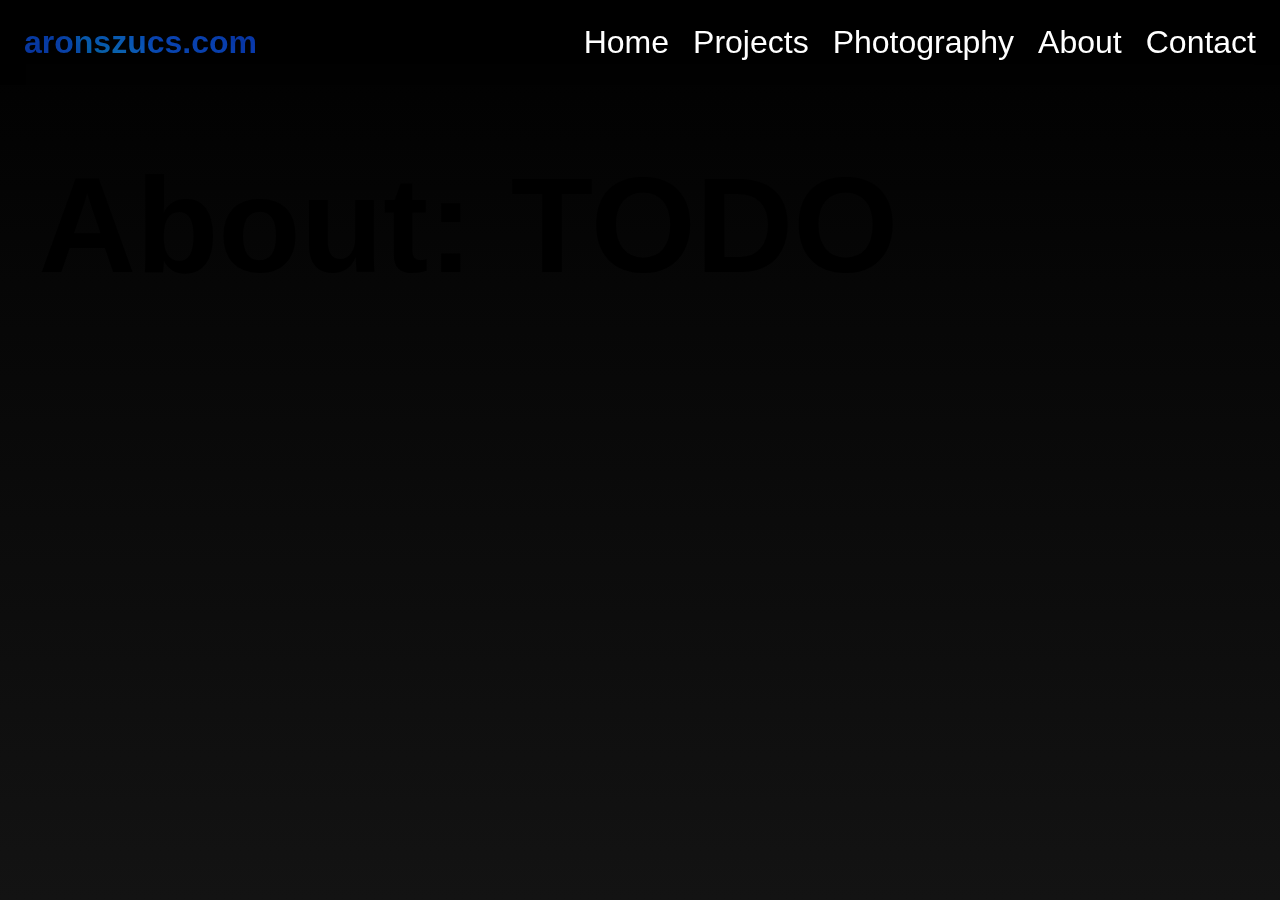
<file: About.html>
<!DOCTYPE html>
<html lang="en">
    <head>
        <meta charset="UTF-8">
        <meta name="viewport" content="width=device-width, initial-scale=1.0">
        <title>aronszucs.com</title>
        <link rel="stylesheet" href="styles.css">
    </head>
    <body>
        <nav class="navbar">
            <div class="logo">aronszucs.com</div>
            <div class="nav-links">
                <a href="index.html">Home</a>
                <a href="projects.html">Projects</a>
                <a href="photography.html">Photography</a>
                <a href="about.html">About</a>
                <a href="contact.html">Contact</a>
            </div>
            <img class = "menu-button" src="files/menu.svg" onclick=showSidebar()>
        </nav>
        <nav class="mobile-navbar">
            <img class = "close-button" src="files/close.svg" onclick=hideSidebar()>
            <a href="index.html">Home</a>
            <a href="projects.html">Projects</a>
            <a href="photography.html">Photography</a>
            <a href="about.html">About</a>
            <a href="contact.html">Contact</a>
        </nav>
        <div class="container">
            <h1 class = "phototext">About: TODO</h1>
        </div>
        <script src="script.js"></script>
    </body>
</html>
</file>
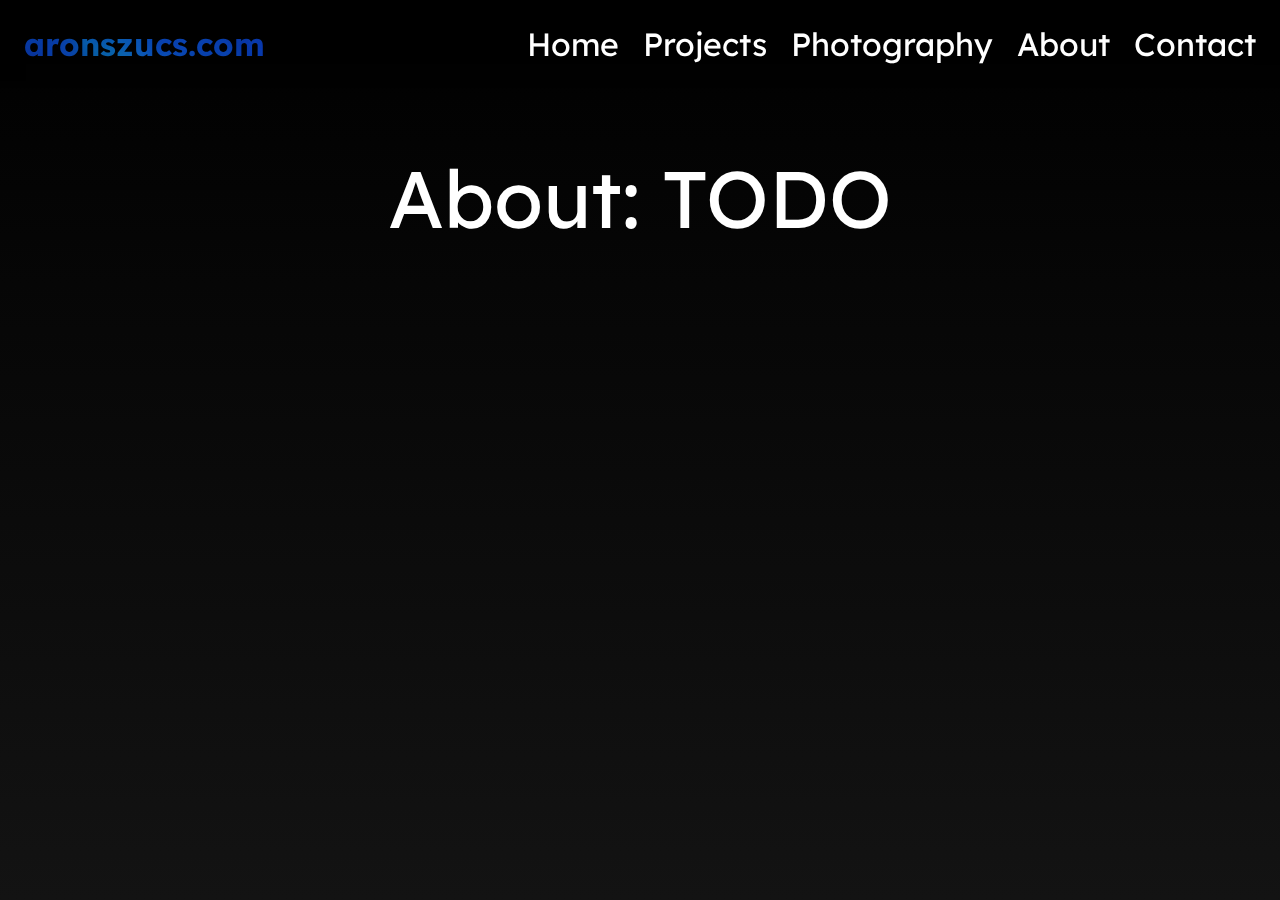
<file: about.html>
<!DOCTYPE html>
<html lang="en">
    <head>
        <meta charset="UTF-8">
        <meta name="viewport" content="width=device-width, initial-scale=1.0">
        <title>aronszucs.com</title>
        <link rel="stylesheet" href="styles.css">
        <link href="https://fonts.googleapis.com/css2?family=Lexend:wght@100..900&display=swap" rel="stylesheet">
    </head>
    <body>
        <nav class="navbar">
            <a class="logo "href="index.html">aronszucs.com</a>
            <div class="nav-links">
                <a href="index.html">Home</a>
                <a href="projects.html">Projects</a>
                <a href="photography.html">Photography</a>
                <a href="about.html">About</a>
                <a href="contact.html">Contact</a>
            </div>
            <img class = "menu-button" src="files/menu.svg" onclick=showSidebar()>
        </nav>
        <nav class="mobile-navbar">
            <img class = "close-button" src="files/close.svg" onclick=hideSidebar()>
            <a href="index.html">Home</a>
            <a href="projects.html">Projects</a>
            <a href="photography.html">Photography</a>
            <a href="about.html">About</a>
            <a href="contact.html">Contact</a>
        </nav>
        <div class="container">
            <h1 class = "top-text">About: TODO</h1>
        </div>
        <script src="script.js"></script>
    </body>
</html>
</file>
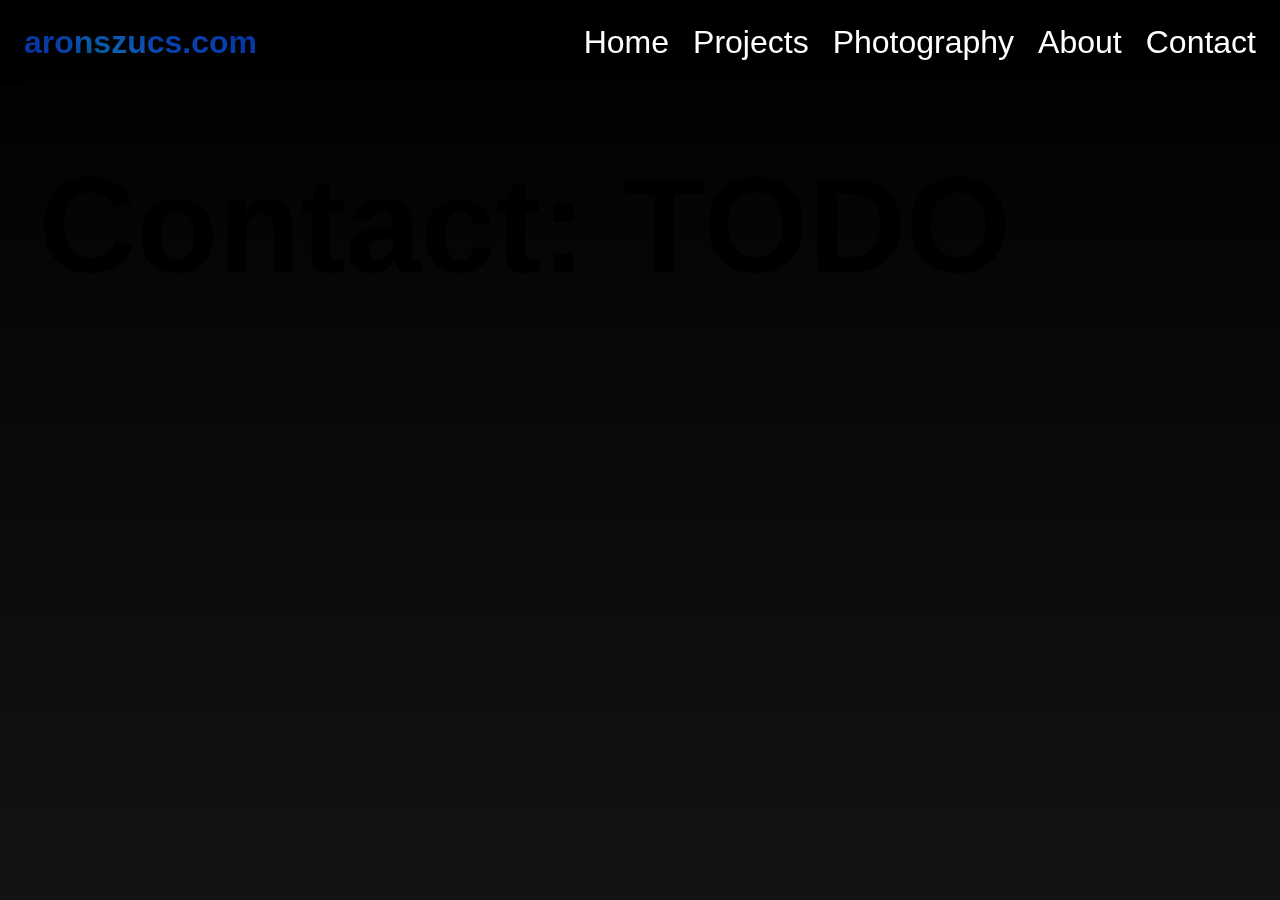
<file: Contact.html>
<!DOCTYPE html>
<html lang="en">
    <head>
        <meta charset="UTF-8">
        <meta name="viewport" content="width=device-width, initial-scale=1.0">
        <title>aronszucs.com</title>
        <link rel="stylesheet" href="styles.css">
    </head>
    <body>
        <nav class="navbar">
            <div class="logo">aronszucs.com</div>
            <div class="nav-links">
                <a href="index.html">Home</a>
                <a href="projects.html">Projects</a>
                <a href="photography.html">Photography</a>
                <a href="about.html">About</a>
                <a href="contact.html">Contact</a>
            </div>
            <img class = "menu-button" src="files/menu.svg" onclick=showSidebar()>
        </nav>
        <nav class="mobile-navbar">
            <img class = "close-button" src="files/close.svg" onclick=hideSidebar()>
            <a href="index.html">Home</a>
            <a href="projects.html">Projects</a>
            <a href="photography.html">Photography</a>
            <a href="about.html">About</a>
            <a href="contact.html">Contact</a>
        </nav>
        <div class="container">
            <h1 class = "phototext">Contact: TODO</h1>
        </div>
        <script src="script.js"></script>
    </body>
</html>
</file>
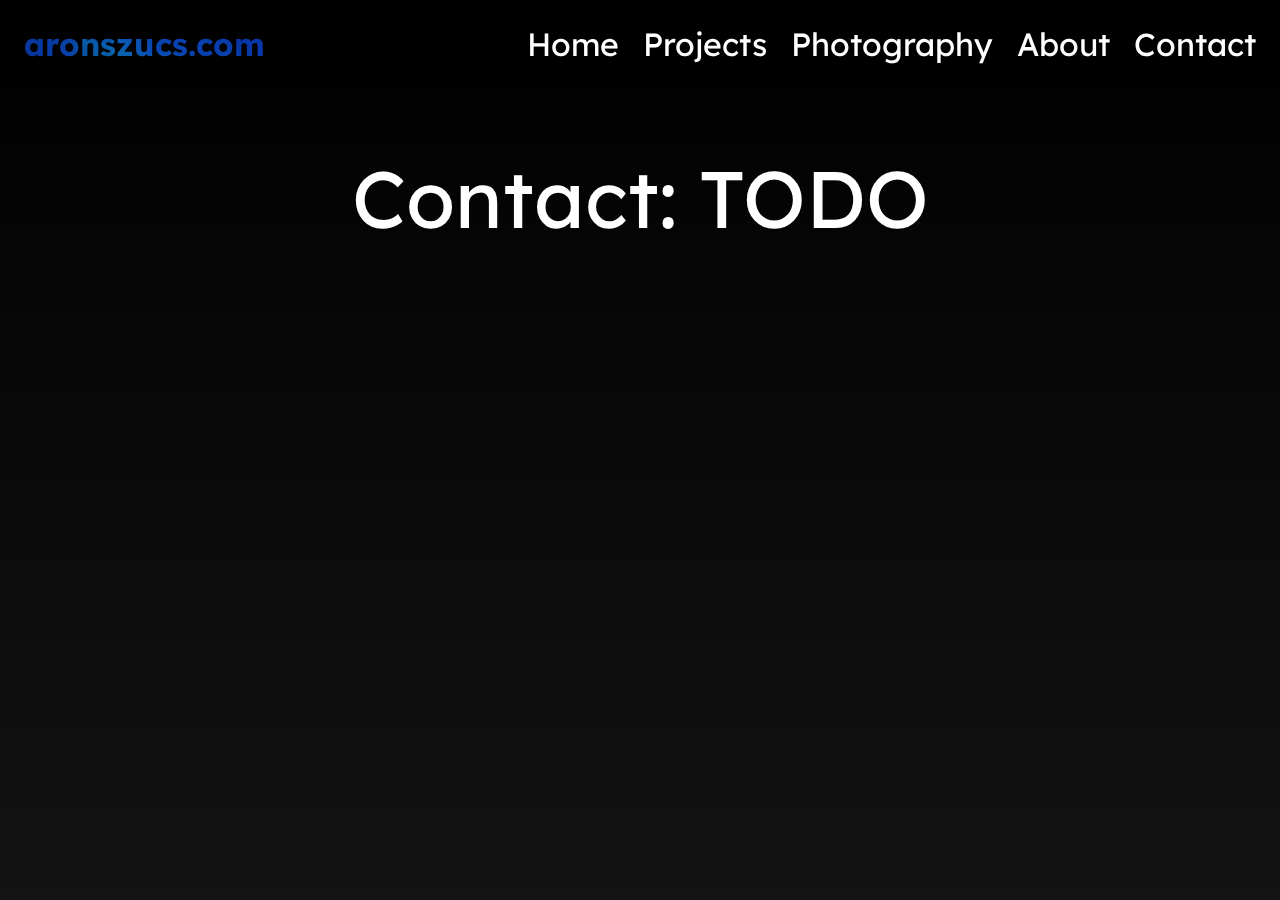
<file: contact.html>
<!DOCTYPE html>
<html lang="en">
    <head>
        <meta charset="UTF-8">
        <meta name="viewport" content="width=device-width, initial-scale=1.0">
        <title>aronszucs.com</title>
        <link rel="stylesheet" href="styles.css">
        <link href="https://fonts.googleapis.com/css2?family=Lexend:wght@100..900&display=swap" rel="stylesheet">
    </head>
    <body>
        <nav class="navbar">
            <a class="logo "href="index.html">aronszucs.com</a>
            <div class="nav-links">
                <a href="index.html">Home</a>
                <a href="projects.html">Projects</a>
                <a href="photography.html">Photography</a>
                <a href="about.html">About</a>
                <a href="contact.html">Contact</a>
            </div>
            <img class = "menu-button" src="files/menu.svg" onclick=showSidebar()>
        </nav>
        <nav class="mobile-navbar">
            <img class = "close-button" src="files/close.svg" onclick=hideSidebar()>
            <a href="index.html">Home</a>
            <a href="projects.html">Projects</a>
            <a href="photography.html">Photography</a>
            <a href="about.html">About</a>
            <a href="contact.html">Contact</a>
        </nav>
        <div class="container">
            <h1 class = "top-text">Contact: TODO</h1>
        </div>
        <script src="script.js"></script>
    </body>
</html>
</file>
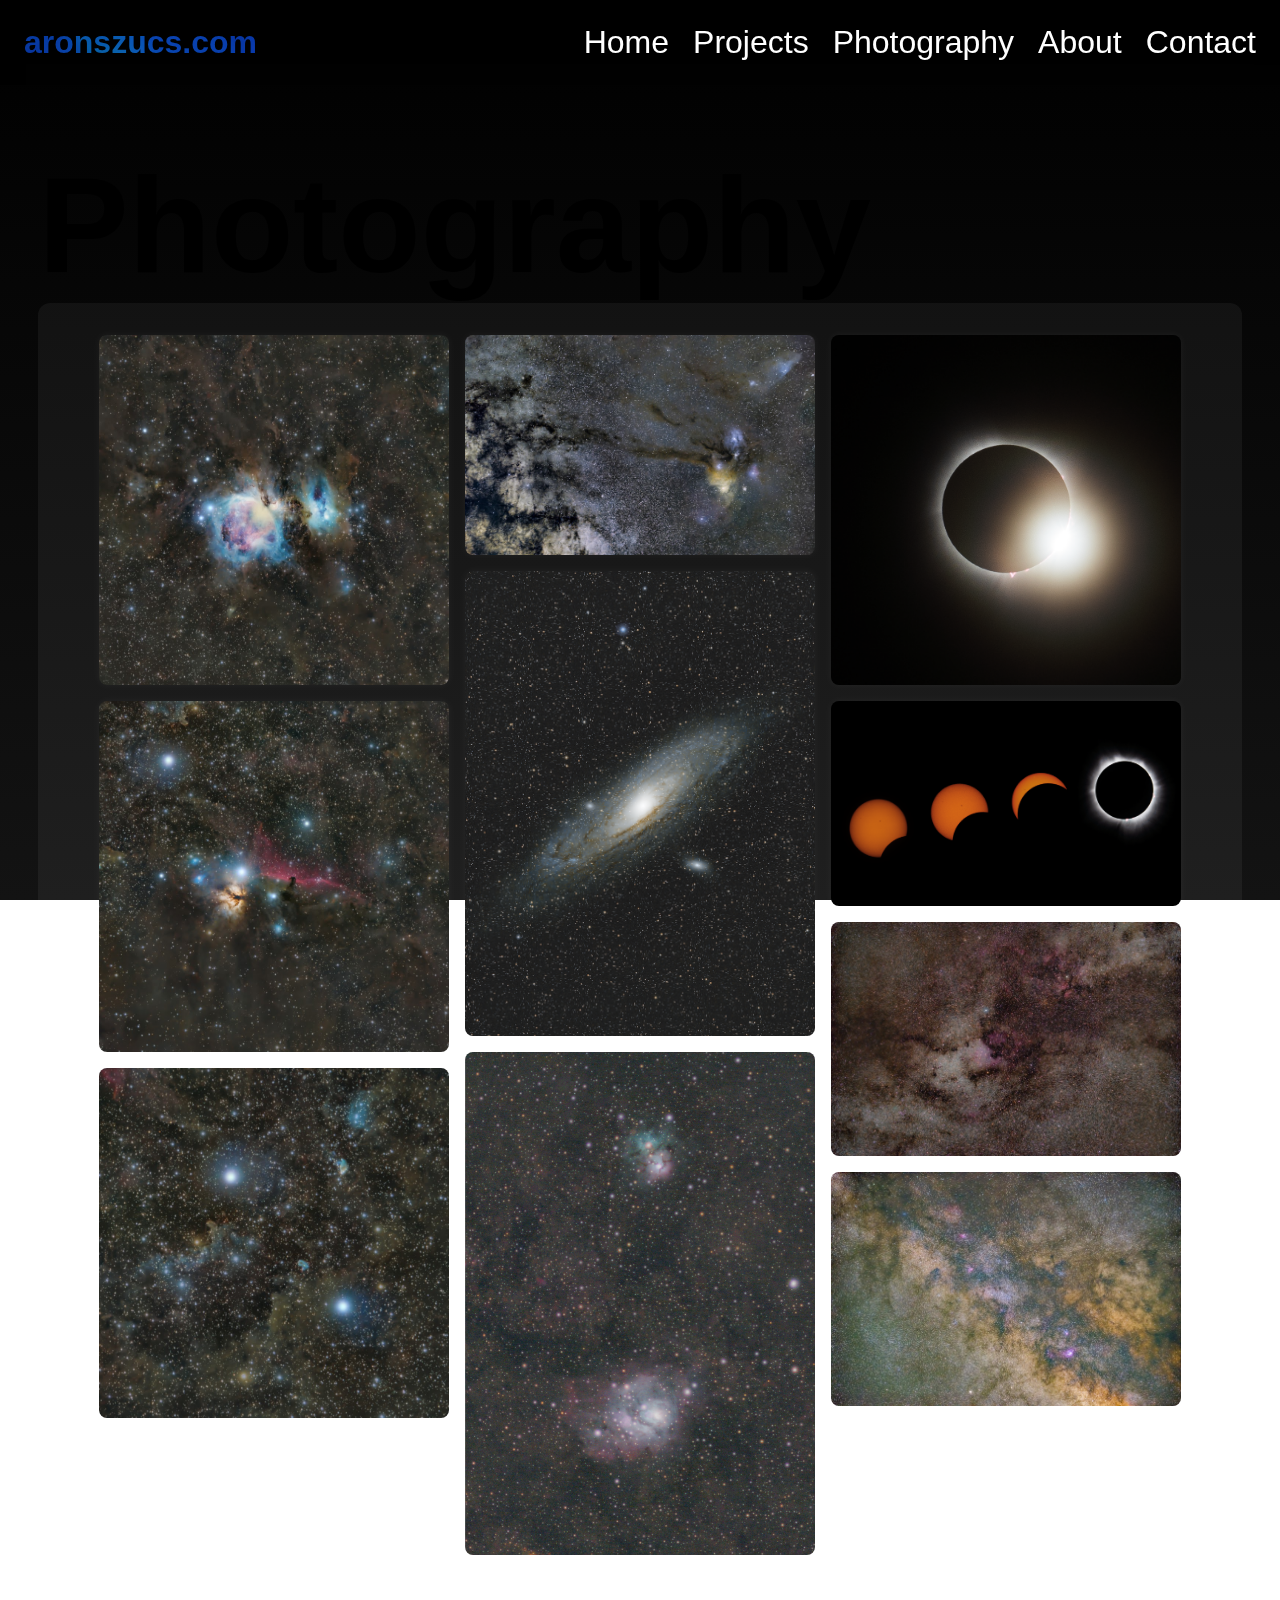
<file: Photography.html>
<!DOCTYPE html>
<html lang="en">
    <head>
        <meta charset="UTF-8">
        <meta name="viewport" content="width=device-width, initial-scale=1.0">
        <title>aronszucs.com</title>
        <link rel="stylesheet" href="styles.css">
    </head>
    <body>
        <nav class="navbar">
            <div class="logo">aronszucs.com</div>
            <div class="nav-links">
                <a href="index.html">Home</a>
                <a href="projects.html">Projects</a>
                <a href="photography.html">Photography</a>
                <a href="about.html">About</a>
                <a href="contact.html">Contact</a>
            </div>
            <img class = "menu-button" src="files/menu.svg" onclick=showSidebar()>
        </nav>
        <nav class="mobile-navbar">
            <img class = "close-button" src="files/close.svg" onclick=hideSidebar()>
            <a href="index.html">Home</a>
            <a href="projects.html">Projects</a>
            <a href="photography.html">Photography</a>
            <a href="about.html">About</a>
            <a href="contact.html">Contact</a>
        </nav>

        <div class="container">
            <h1 class = "phototext">Photography</h1>
            <div class="gallery">
                    <img src="photography/img1.jpg" alt="Photo 1">
                    <img src="photography/img2.jpg" alt="Photo 2">
                    <img src="photography/img3.jpg" alt="Photo 3">
                    <img src="photography/img4.jpg" alt="Photo 4">
                    <img src="photography/img5.png" alt="Photo 5">
                    <img src="photography/img6.png" alt="Photo 6">
                    <img src="photography/img7.png" alt="Photo 7">
                    <img src="photography/img8.png" alt="Photo 8">
                    <img src="photography/img9.jpg" alt="Photo 9">
                    <img src="photography/img10.jpg" alt="Photo 10">
            </div>
        </div>

        <script src="script.js"></script>
    </body>
</html>
</file>
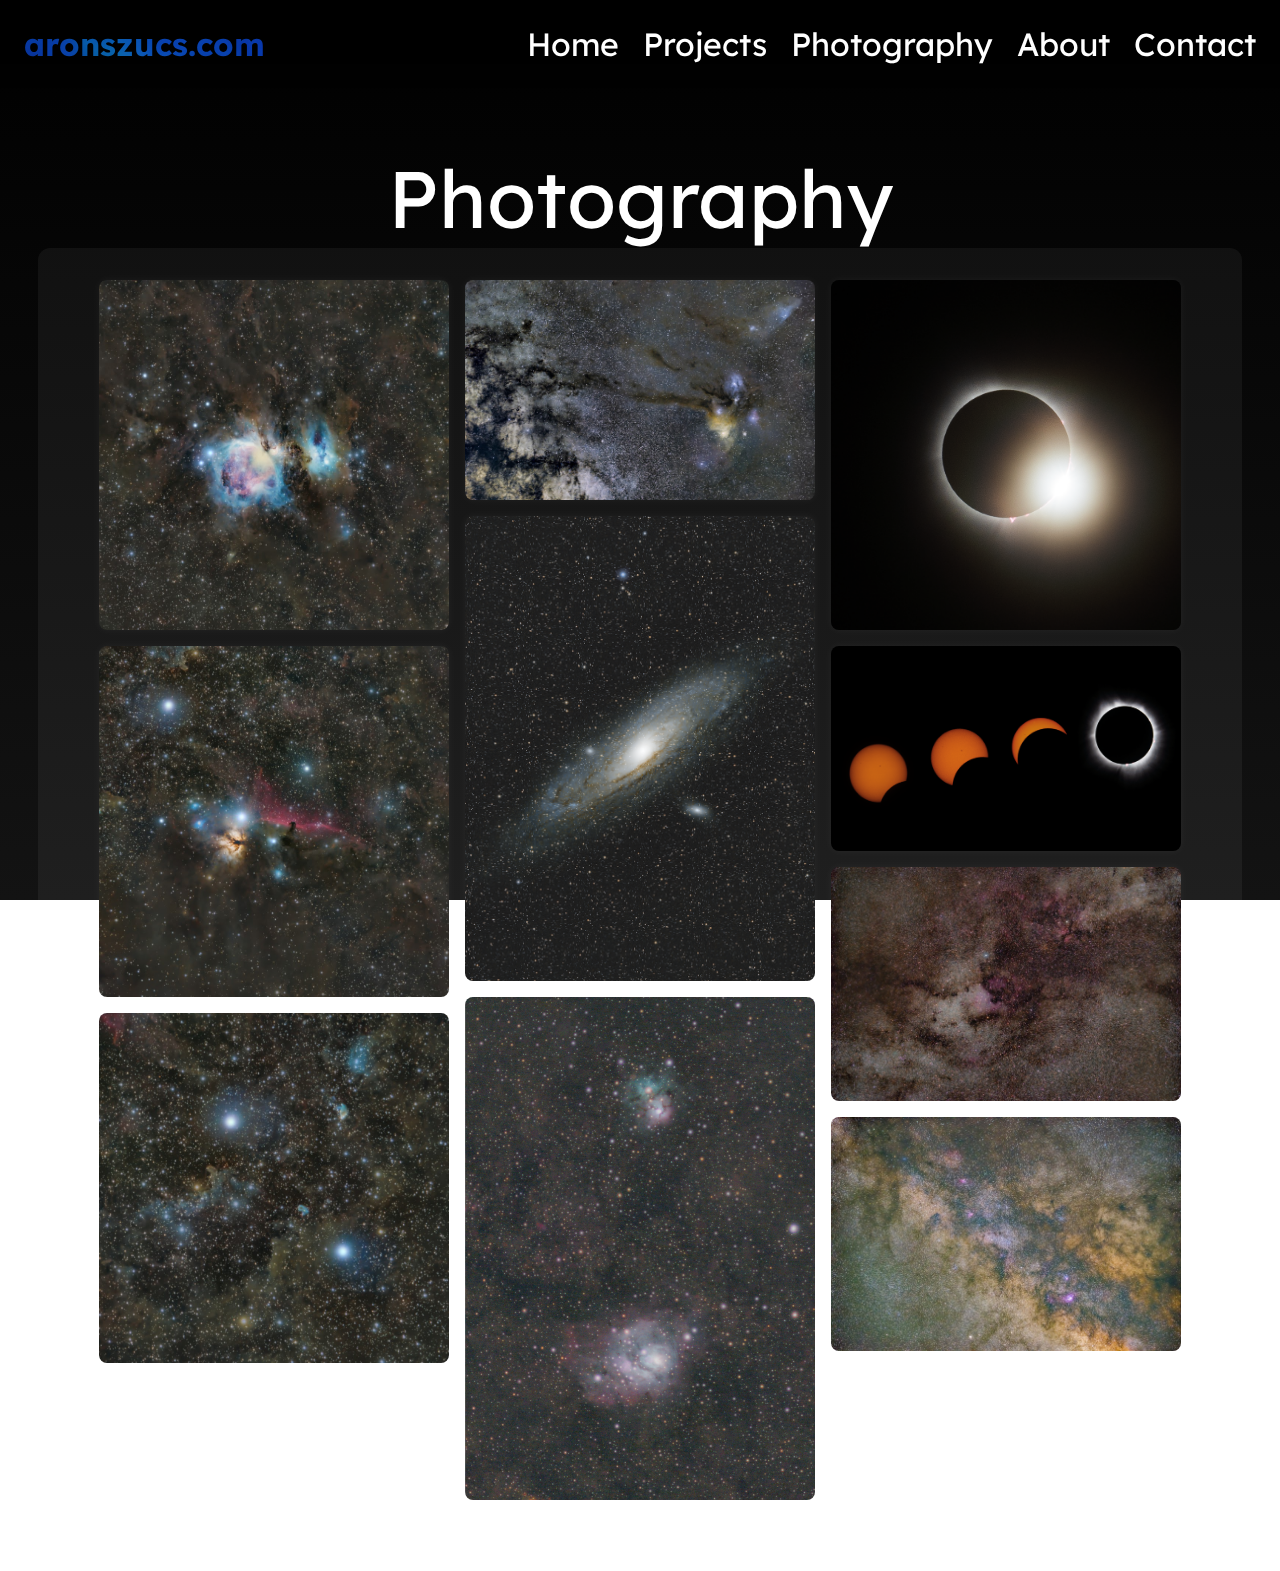
<file: photography.html>
<!DOCTYPE html>
<html lang="en">
    <head>
        <meta charset="UTF-8">
        <meta name="viewport" content="width=device-width, initial-scale=1.0">
        <title>aronszucs.com</title>
        <link rel="stylesheet" href="styles.css">
        <link href="https://fonts.googleapis.com/css2?family=Lexend:wght@100..900&display=swap" rel="stylesheet">
    </head>
    <body>
        <nav class="navbar">
            <a class="logo "href="index.html">aronszucs.com</a>
            <div class="nav-links">
                <a href="index.html">Home</a>
                <a href="projects.html">Projects</a>
                <a href="photography.html">Photography</a>
                <a href="about.html">About</a>
                <a href="contact.html">Contact</a>
            </div>
            <img class = "menu-button" src="files/menu.svg" onclick=showSidebar()>
        </nav>
        <nav class="mobile-navbar">
            <img class = "close-button" src="files/close.svg" onclick=hideSidebar()>
            <a href="index.html">Home</a>
            <a href="projects.html">Projects</a>
            <a href="photography.html">Photography</a>
            <a href="about.html">About</a>
            <a href="contact.html">Contact</a>
        </nav>

        <div class="container">
            <h1 class = "top-text">Photography</h1>
            <div class="gallery">
                    <img src="photography/img1.jpg" alt="Photo 1">
                    <img src="photography/img2.jpg" alt="Photo 2">
                    <img src="photography/img3.jpg" alt="Photo 3">
                    <img src="photography/img4.jpg" alt="Photo 4">
                    <img src="photography/img5.png" alt="Photo 5">
                    <img src="photography/img6.png" alt="Photo 6">
                    <img src="photography/img7.png" alt="Photo 7">
                    <img src="photography/img8.png" alt="Photo 8">
                    <img src="photography/img9.jpg" alt="Photo 9">
                    <img src="photography/img10.jpg" alt="Photo 10">
            </div>
        </div>

        <script src="script.js"></script>
    </body>
</html>
</file>
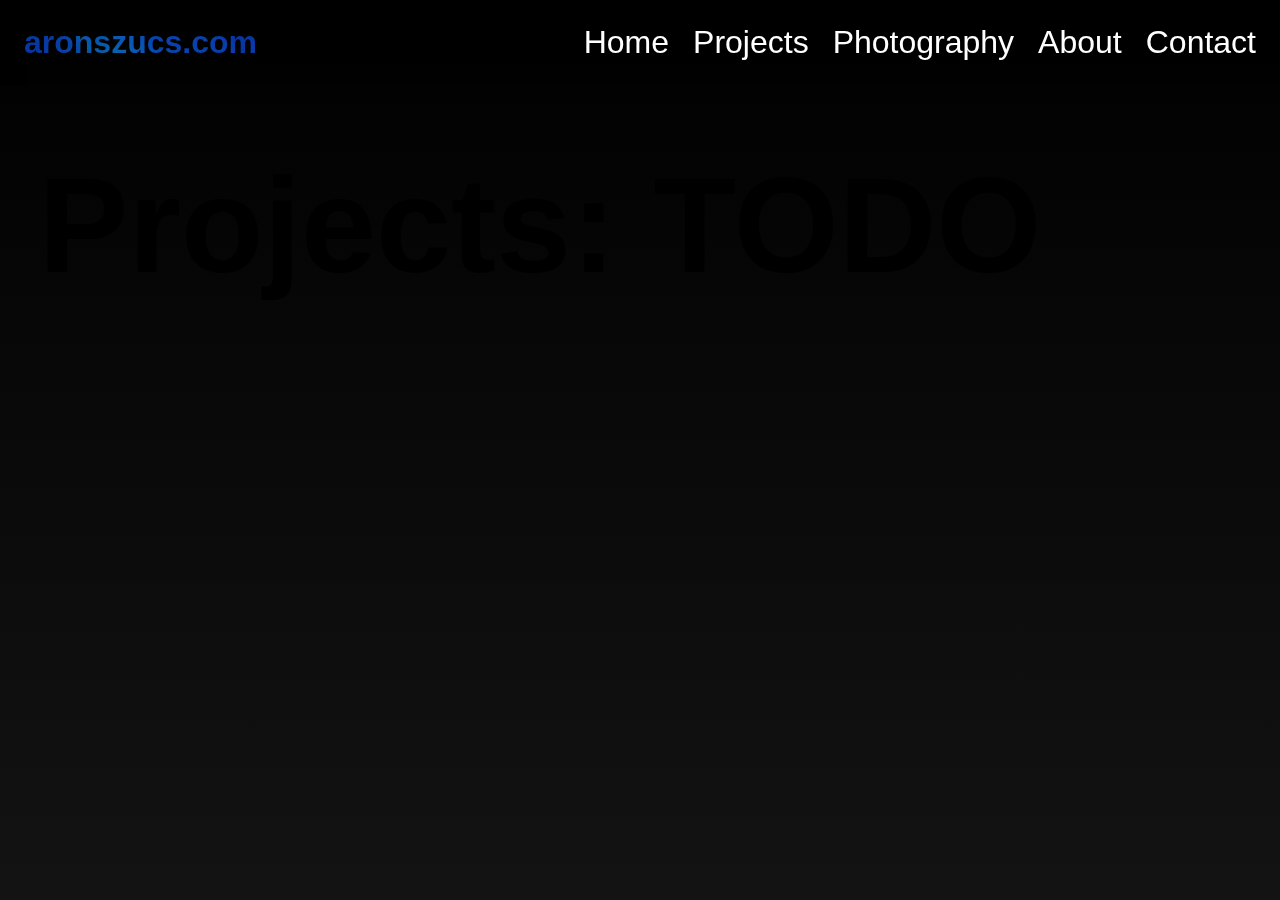
<file: Projects.html>
<!DOCTYPE html>
<html lang="en">
    <head>
        <meta charset="UTF-8">
        <meta name="viewport" content="width=device-width, initial-scale=1.0">
        <title>aronszucs.com</title>
        <link rel="stylesheet" href="styles.css">
    </head>
    <body>
        <nav class="navbar">
            <div class="logo">aronszucs.com</div>
            <div class="nav-links">
                <a href="index.html">Home</a>
                <a href="projects.html">Projects</a>
                <a href="photography.html">Photography</a>
                <a href="about.html">About</a>
                <a href="contact.html">Contact</a>
            </div>
            <img class = "menu-button" src="files/menu.svg" onclick=showSidebar()>
        </nav>
        <nav class="mobile-navbar">
            <img class = "close-button" src="files/close.svg" onclick=hideSidebar()>
            <a href="index.html">Home</a>
            <a href="projects.html">Projects</a>
            <a href="photography.html">Photography</a>
            <a href="about.html">About</a>
            <a href="contact.html">Contact</a>
        </nav>
        <div class="container">
            <h1 class = "phototext">Projects: TODO</h1>
        </div>
        <script src="script.js"></script>
    </body>
</html>
</file>
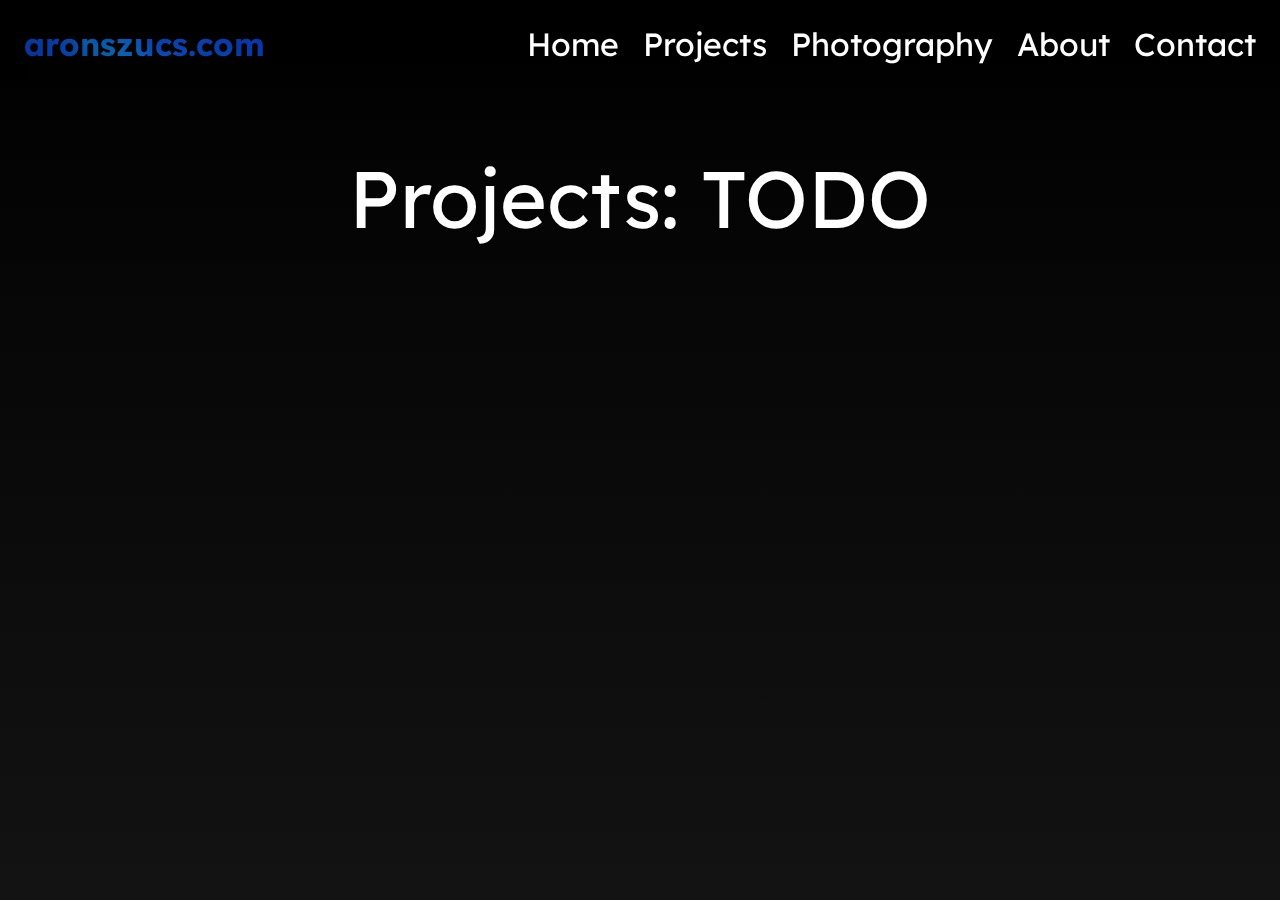
<file: projects.html>
<!DOCTYPE html>
<html lang="en">
    <head>
        <meta charset="UTF-8">
        <meta name="viewport" content="width=device-width, initial-scale=1.0">
        <title>aronszucs.com</title>
        <link rel="stylesheet" href="styles.css">
        <link href="https://fonts.googleapis.com/css2?family=Lexend:wght@100..900&display=swap" rel="stylesheet">
    </head>
    <body>
        <nav class="navbar">
            <a class="logo "href="index.html">aronszucs.com</a>
            <div class="nav-links">
                <a href="index.html">Home</a>
                <a href="projects.html">Projects</a>
                <a href="photography.html">Photography</a>
                <a href="about.html">About</a>
                <a href="contact.html">Contact</a>
            </div>
            <img class = "menu-button" src="files/menu.svg" onclick=showSidebar()>
        </nav>
        <nav class="mobile-navbar">
            <img class = "close-button" src="files/close.svg" onclick=hideSidebar()>
            <a href="index.html">Home</a>
            <a href="projects.html">Projects</a>
            <a href="photography.html">Photography</a>
            <a href="about.html">About</a>
            <a href="contact.html">Contact</a>
        </nav>
        <div class="container">
            <h1 class = "top-text">Projects: TODO</h1>
        </div>
        <script src="script.js"></script>
    </body>
</html>
</file>
<file: styles.css>
body{
    font-family: "Lexend", sans-serif;
    background: linear-gradient(to bottom, #000000, #131313) no-repeat center fixed;
    height: 100vh;
    margin: 0;   
    
}

h1{
    font-size: 15vh;
    margin: 0;
}

.herotext, h2, .logo, .nav-links a:hover{
    background: url(files/g4.png) center/cover no-repeat;
    -webkit-background-clip: text;
    -webkit-text-fill-color: transparent;
    background-attachment: fixed;
}

h2{
    font-style: italic;
    margin: 0;
    font-size: 3.5vh;
}

h3{
    color:white;

}

.navbar {
    display: flex;
    justify-content: space-between;
    position: fixed;
    width: 100%;
    padding: 1.5rem;
    box-sizing: border-box;
    background-color: rgba(0, 0, 0, 0.5);
    backdrop-filter: blur(10px);
    z-index: 1000;
    gap:1.5rem;
}

.logo {
    font-size: 2rem;
    font-weight: bold;
}

.nav-links {
    color:white;
    display: flex;
    gap: 1.5rem;
}

.nav-links a {
    font-size: 2rem;
    color: white;
    text-decoration: none;
    transition: color 0.1s ease-in-out;
}

.nav-links a:hover {
    transition: color 0.1s ease-in-out;
}

.mobile-navbar{
    position: fixed;
    top: 0;
    right: 0;
    height: 100vh;
    width: 250px;
    z-index: 2000;
    background-color:rgba(0, 0, 0, 0.5);
    backdrop-filter: blur(10px);
    display: none;
    flex-direction: column;
    align-items: flex-start;
    justify-content: flex-start;
    gap: 2rem;
    padding: 2rem;
}

.mobile-navbar a{
    color:white;
    display: flex;
    text-decoration: none;
    font-size: 2rem;
}

.menu-button{
    display: none;;
}

.menu-button, .close-button{
    height: 40px;
    width: 40px;
}

@media (max-width: 1040px) {
    
    .nav-links{
        display: none;
    }
    .menu-button{
        display: block;
    }
}

.container{
    padding: 3%;
    padding-top: calc(10% + 20px);
}

.hero{
    display: flex;
    flex-direction: column;
    padding: 3%;
    background-color: rgba(0, 0, 0, 0.8); /* Transparent gray background */
    backdrop-filter: blur(px);
    border-radius: 12px;
}

.icons {
    display: flex;
    gap: 1rem;
    margin-top: 2%;
    color: #8e94c5;
}

@media (max-width: 768px) {
    .icons {
        justify-content: center;
        margin-top: 2rem;
    }
}

.icons img{
    height: 40px;
    width: 40px;
    filter: invert();
}

.gallery {
    background-color: rgba(255, 255, 255, 0.05);
    border-radius: 12px;
    padding: 2rem;
    padding-left: 5%;
    padding-right: 5%;
    column-count: 1;
    column-gap: 1rem;


    @media (min-width: 768px) {
        column-count: 2;
    }

    @media (min-width: 1024px) {
        column-count: 3;
    }
}
  
.gallery img {
    width: 100%;
    margin-bottom: 1rem;
    border-radius: 8px;
    display: block;
    break-inside: avoid;
    box-shadow: 0 0 10px rgba(255, 255, 255, 0.05);
    transition: transform 0.3s ease;
}
  
.gallery img:hover {
    transform: scale(1.03);
}

.top-text {
    color: white;
    font-weight: normal;
    font-size: 5rem;
    display: flex;
    justify-content: center;
    align-items: center;
    text-align: center;
    height: 100%;
}
</file>
